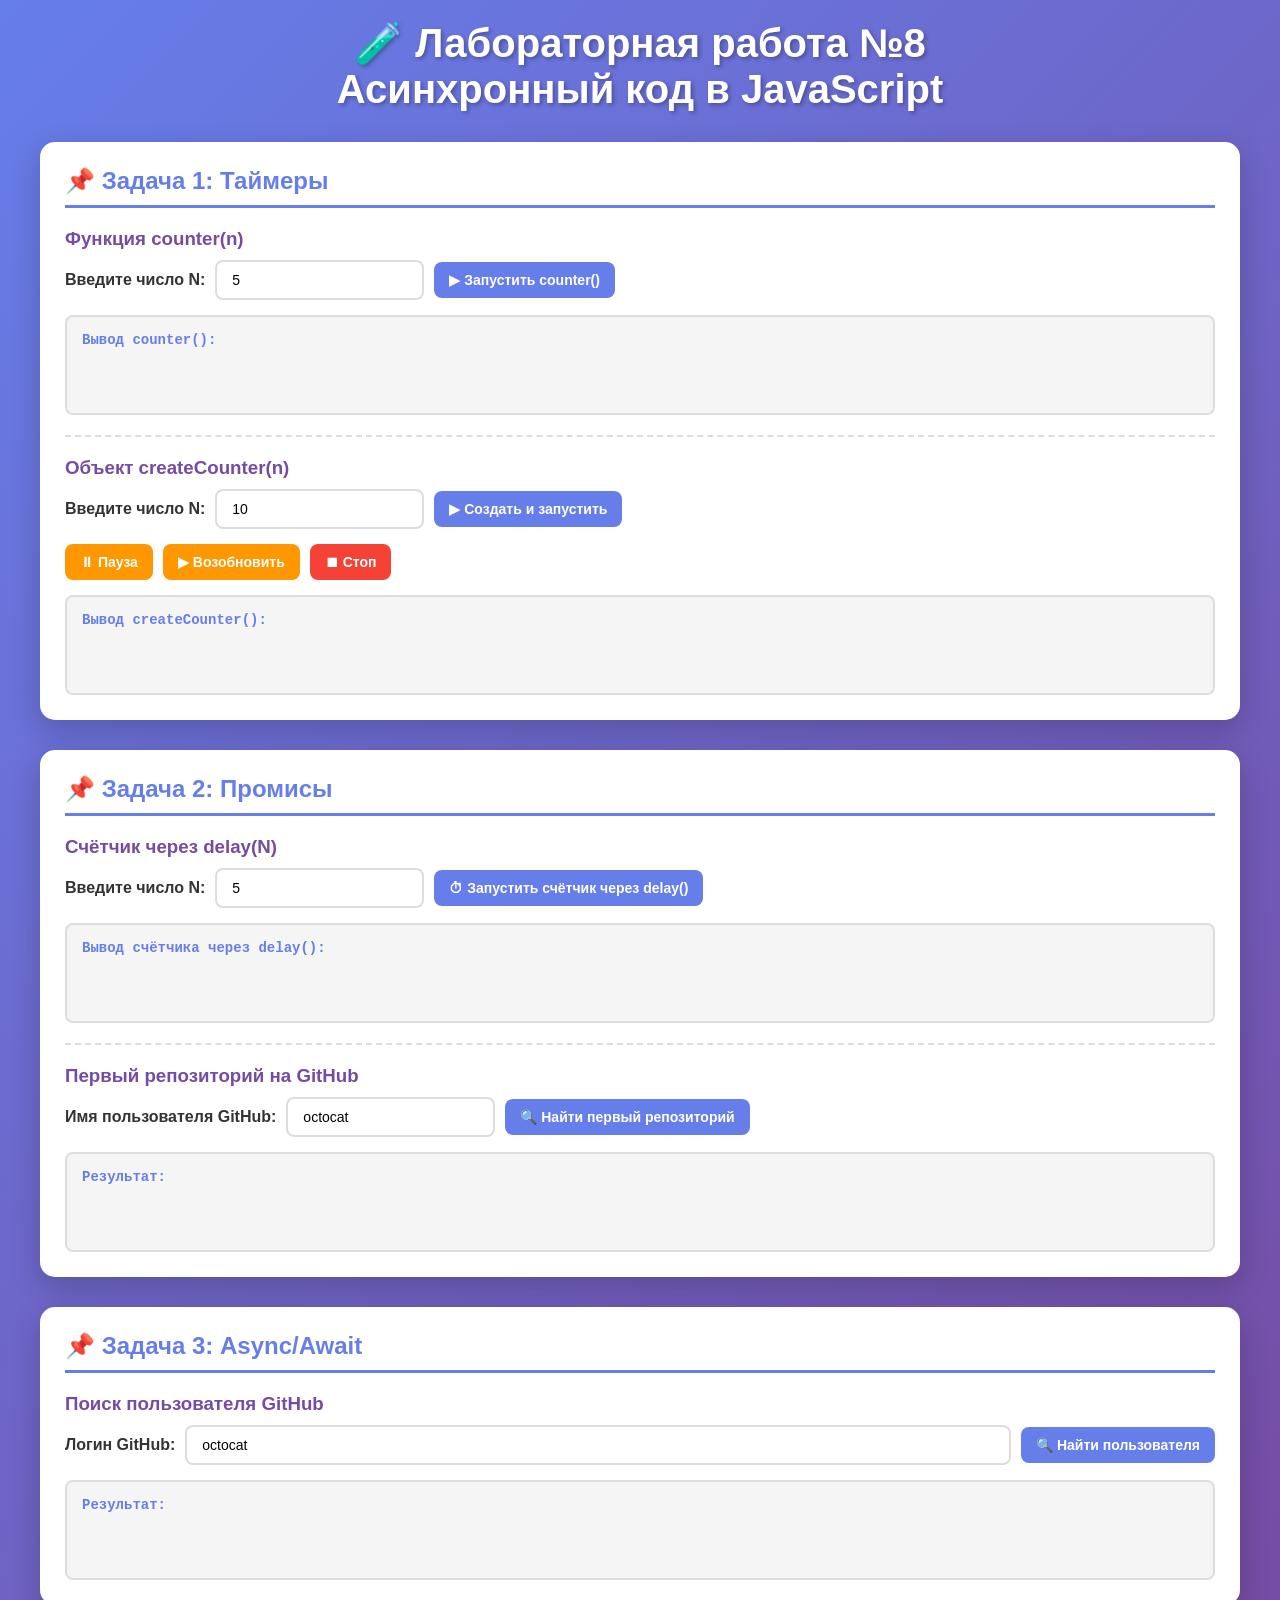
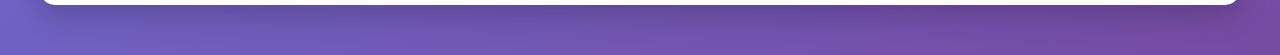
<file: lab08/index.html>
<!DOCTYPE html>
<html lang="ru">
<head>
    <meta charset="UTF-8">
    <meta name="viewport" content="width=device-width, initial-scale=1.0">
    <title>Лабораторная работа №8 - Асинхронный код в JavaScript</title>
    <style>
        * {
            margin: 0;
            padding: 0;
            box-sizing: border-box;
        }

        body {
            font-family: 'Segoe UI', Tahoma, Geneva, Verdana, sans-serif;
            background: linear-gradient(135deg, #667eea 0%, #764ba2 100%);
            min-height: 100vh;
            padding: 20px;
        }

        .container {
            max-width: 1200px;
            margin: 0 auto;
        }

        h1 {
            text-align: center;
            color: white;
            margin-bottom: 30px;
            font-size: 2.5em;
            text-shadow: 2px 2px 4px rgba(0,0,0,0.3);
        }

        .task {
            background: white;
            border-radius: 15px;
            padding: 25px;
            margin-bottom: 30px;
            box-shadow: 0 10px 30px rgba(0,0,0,0.2);
            transition: transform 0.3s;
        }

        .task:hover {
            transform: translateY(-5px);
        }

        .task h2 {
            color: #667eea;
            margin-bottom: 20px;
            border-bottom: 3px solid #667eea;
            padding-bottom: 10px;
        }

        .task h3 {
            color: #764ba2;
            margin: 15px 0 10px 0;
        }

        .input-group {
            margin-bottom: 15px;
            display: flex;
            gap: 10px;
            align-items: center;
            flex-wrap: wrap;
        }

        .input-group label {
            font-weight: bold;
            color: #333;
            min-width: 100px;
        }

        input, button {
            padding: 10px 15px;
            border: 2px solid #ddd;
            border-radius: 8px;
            font-size: 14px;
            transition: all 0.3s;
        }

        input:focus {
            outline: none;
            border-color: #667eea;
        }

        button {
            background: #667eea;
            color: white;
            border: none;
            cursor: pointer;
            font-weight: bold;
        }

        button:hover {
            background: #764ba2;
            transform: scale(1.05);
        }

        button:active {
            transform: scale(0.95);
        }

        .btn-group {
            display: flex;
            gap: 10px;
            flex-wrap: wrap;
            margin: 10px 0;
        }

        .btn-pause {
            background: #ff9800;
        }

        .btn-pause:hover {
            background: #f57c00;
        }

        .btn-stop {
            background: #f44336;
        }

        .btn-stop:hover {
            background: #d32f2f;
        }

        .output {
            background: #f5f5f5;
            border: 2px solid #ddd;
            border-radius: 8px;
            padding: 15px;
            margin-top: 15px;
            min-height: 100px;
            max-height: 300px;
            overflow-y: auto;
            font-family: 'Courier New', monospace;
            font-size: 14px;
        }

        .output h4 {
            color: #667eea;
            margin-bottom: 10px;
        }

        .output-content {
            white-space: pre-wrap;
            word-wrap: break-word;
        }

        .status {
            color: #4caf50;
            font-weight: bold;
            margin-top: 10px;
        }

        .error {
            color: #f44336;
        }

        hr {
            margin: 20px 0;
            border: none;
            border-top: 2px dashed #ddd;
        }
    </style>
</head>
<body>
    <div class="container">
        <h1>🧪 Лабораторная работа №8<br>Асинхронный код в JavaScript</h1>

        <!-- Задача 1: Таймеры -->
        <div class="task">
            <h2>📌 Задача 1: Таймеры</h2>
            
            <h3>Функция counter(n)</h3>
            <div class="input-group">
                <label>Введите число N:</label>
                <input type="number" id="counterN" value="5" min="0">
                <button onclick="runCounter()">▶ Запустить counter()</button>
            </div>
            <div id="counterOutput1" class="output">
                <h4>Вывод counter():</h4>
                <div class="output-content" id="counterOutputContent1"></div>
            </div>

            <hr>

            <h3>Объект createCounter(n)</h3>
            <div class="input-group">
                <label>Введите число N:</label>
                <input type="number" id="counterValue" value="10" min="0">
                <button onclick="createAndStart()">▶ Создать и запустить</button>
            </div>
            <div class="btn-group">
                <button onclick="pauseCounter()" class="btn-pause" id="pauseBtn" disabled>⏸ Пауза</button>
                <button onclick="resumeCounter()" class="btn-pause" id="resumeBtn" disabled>▶ Возобновить</button>
                <button onclick="stopCounter()" class="btn-stop" id="stopBtn" disabled>⏹ Стоп</button>
            </div>
            <div id="counterOutput2" class="output">
                <h4>Вывод createCounter():</h4>
                <div class="output-content" id="counterOutputContent2"></div>
                <div id="counterStatus" class="status"></div>
            </div>
        </div>

        <!-- Задача 2: Промисы -->
        <div class="task">
            <h2>📌 Задача 2: Промисы</h2>
            
            <h3>Счётчик через delay(N)</h3>
            <div class="input-group">
                <label>Введите число N:</label>
                <input type="number" id="delayCounterN" value="5" min="0">
                <button onclick="runDelayCounter()">⏱ Запустить счётчик через delay()</button>
            </div>
            <div id="delayCounterOutput" class="output">
                <h4>Вывод счётчика через delay():</h4>
                <div class="output-content" id="delayCounterOutputContent"></div>
            </div>

            <hr>

            <h3>Первый репозиторий на GitHub</h3>
            <div class="input-group">
                <label>Имя пользователя GitHub:</label>
                <input type="text" id="githubUsername" value="octocat" placeholder="например: octocat, facebook, google">
                <button onclick="getFirstRepo()">🔍 Найти первый репозиторий</button>
            </div>
            <div id="githubOutput" class="output">
                <h4>Результат:</h4>
                <div class="output-content" id="githubOutputContent"></div>
            </div>
        </div>

    <!-- Задача 3: Async/Await -->
    <div class="task">
        <h2>📌 Задача 3: Async/Await</h2>
        <h3>Поиск пользователя GitHub</h3>
        
        <div class="input-group">
            <label>Логин GitHub:</label>
            <input type="text" id="githubLogin" value="octocat" style="flex:1;">
            <button onclick="searchGithubUser()">🔍 Найти пользователя</button>
        </div>
        
        <div id="asyncOutput" class="output">
            <h4>Результат:</h4>
            <div class="output-content" id="asyncOutputContent"></div>
        </div>
    </div>

    <script src="lab08.js"></script>
</body>
</html>
</file>
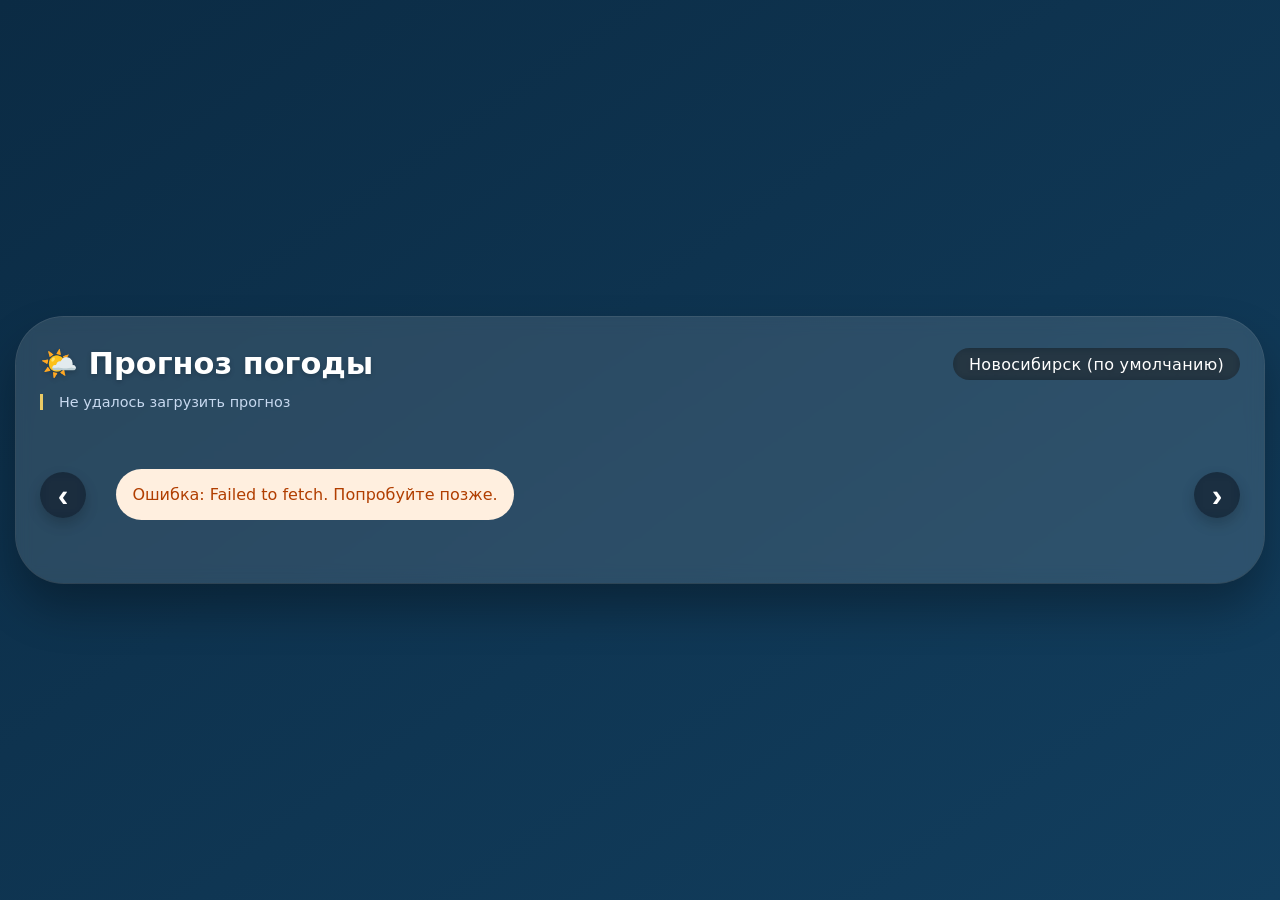
<file: lab10/index.html>
<!DOCTYPE html>
<html lang="ru">
<head>
    <meta charset="UTF-8">
    <meta name="viewport" content="width=device-width, initial-scale=1.0, user-scalable=yes">
    <title>Погодная карусель | Прогноз на 7 дней</title>
    <link rel="stylesheet" href="styles.css">
</head>
<body>
    <div class="weather-app" id="weatherApp">
        <h1>
            🌤️ Прогноз погоды
            <span class="location-badge" id="locationLabel"> Определяем город...</span>
        </h1>
        <div class="sub" id="subMessage">7 дней в карусели | стрелки для навигации</div>

        <div class="carousel-wrapper">
            <button class="carousel-btn" id="prevBtn" aria-label="Назад">‹</button>
            <div class="carousel-viewport" id="carouselViewport">
                <div class="carousel-items" id="carouselItems">
                    <div class="loader"> Загрузка данных погоды...</div>
                </div>
            </div>
            <button class="carousel-btn" id="nextBtn" aria-label="Вперед">›</button>
        </div>
    </div>

    <script src="script.js"></script>
</body>
</html>
</file>
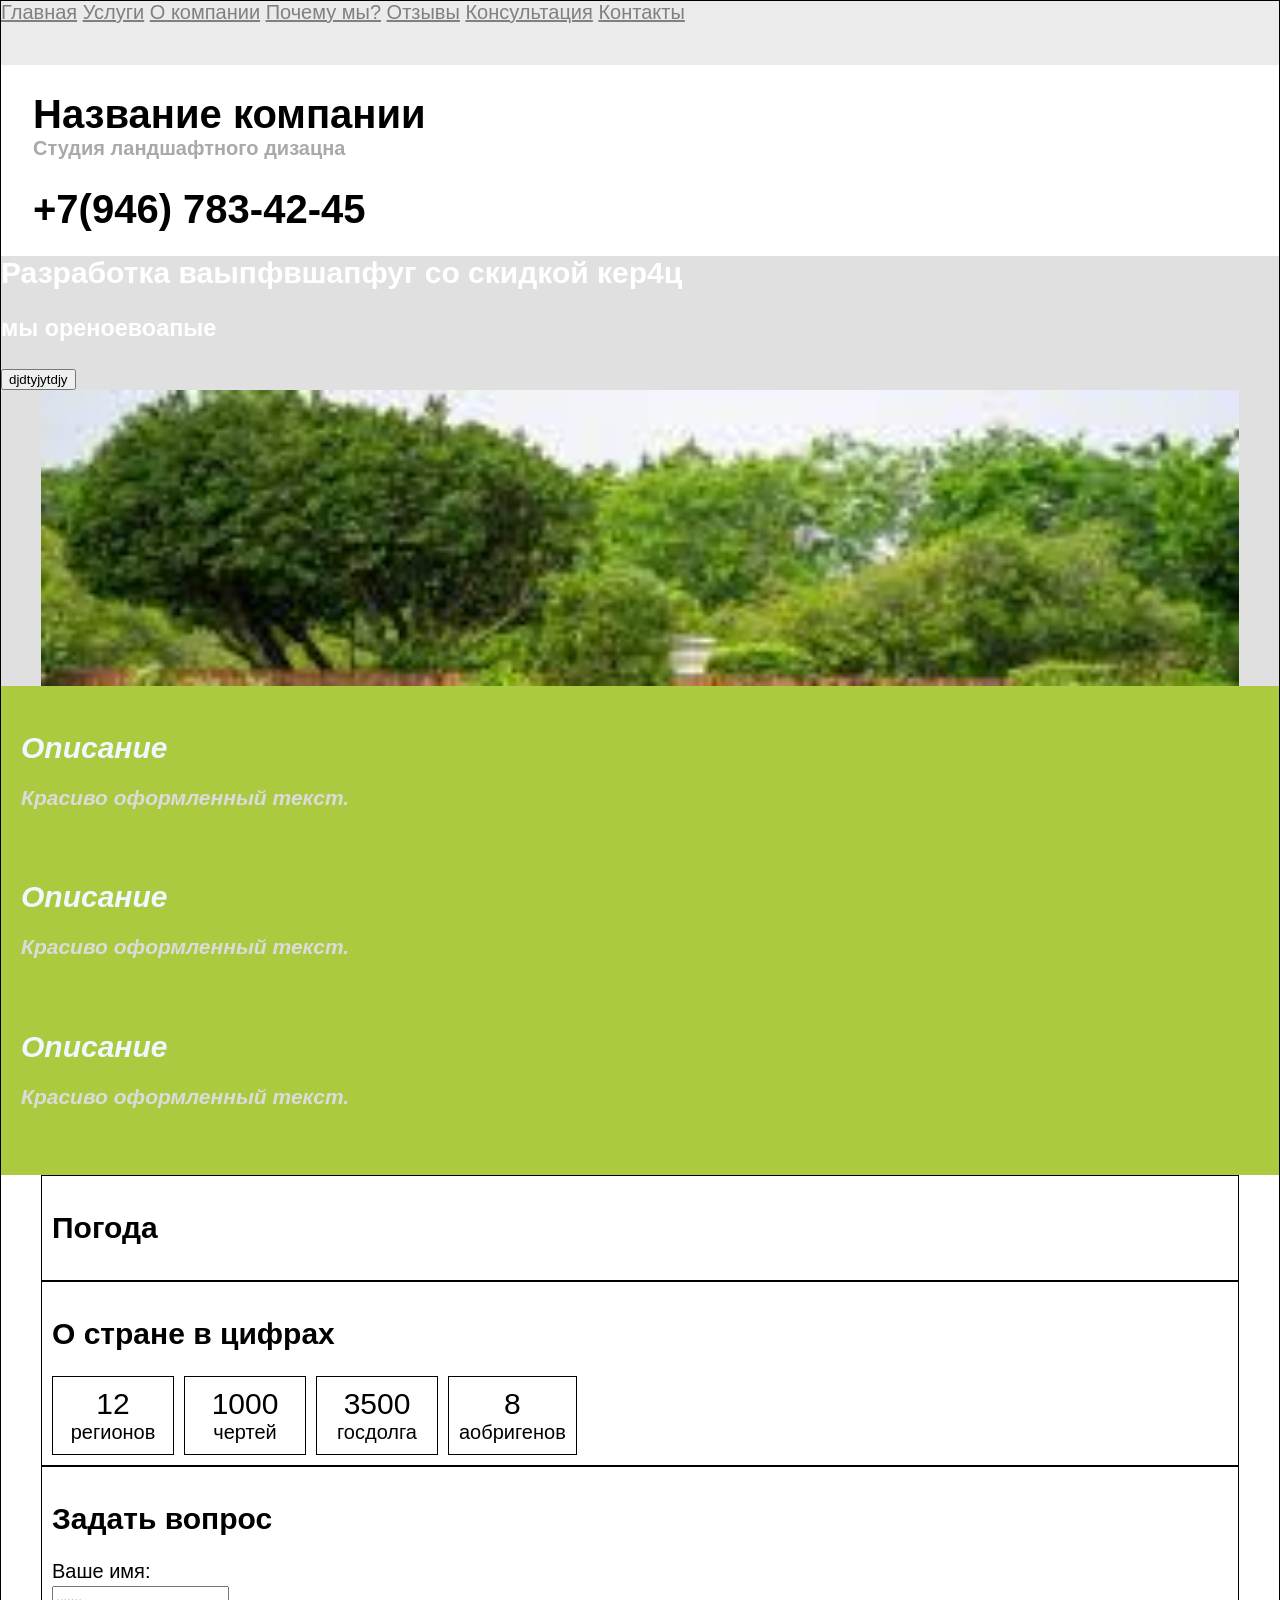
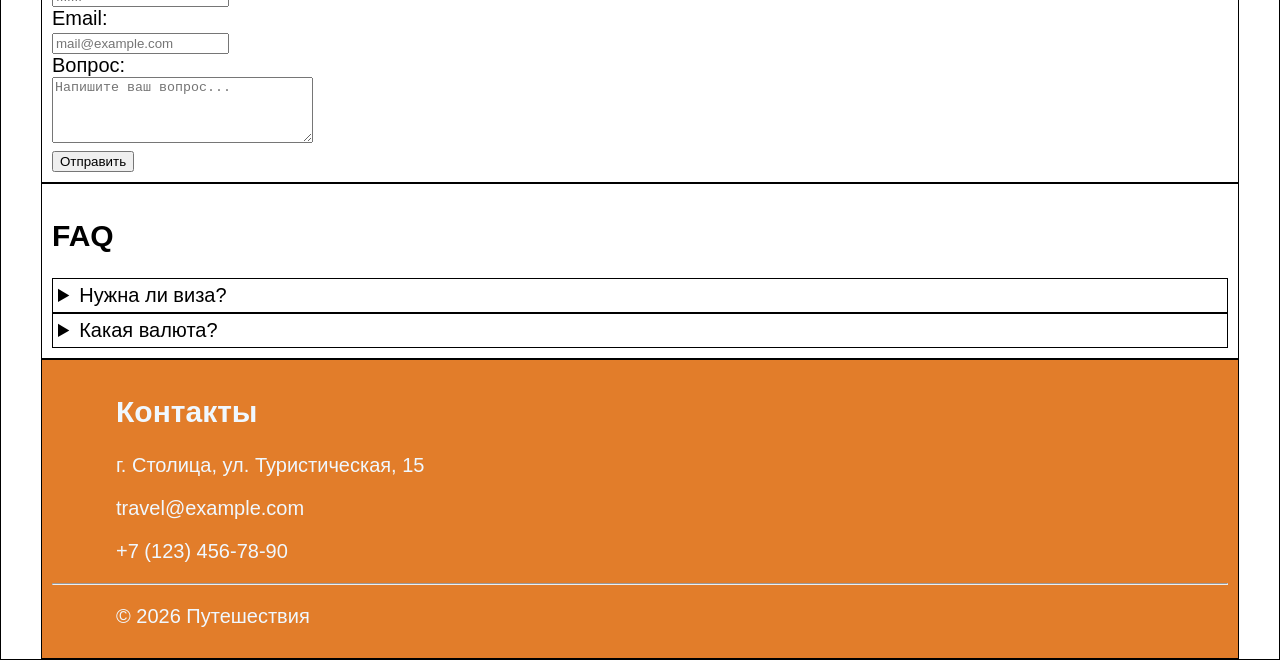
<file: proverochnaya1/index.html>
<!DOCTYPE html>
<html lang="ru">
<head>
    <title>cfqn</title>
    <meta charset="UTF-8">
     <link rel="stylesheet" type="text/css" href="1.css">
</head>

<body>

    <div style="border:1px solid black" > 

            <div class="myNavigation">
                <a class="myNavItem" href="#image">Главная</a>
                <a class="myNavItem" href="#desc">Услуги</a>
                <a class="myNavItem" href="#weather">О компании</a>
                <a class="myNavItem" href="#stats">Почему мы?</a>
                <a class="myNavItem" href="#form">Отзывы</a>
                <a class="myNavItem" href="#faq">Консультация</a>
                <a class="myNavItem" href="#contacts">Контакты</a>
            </div>

            <div class="myHeader">
                <h1 class="myHeaderMain">Название компании
                    <h2 class="myHeaderSub">Студия ландшафтного дизацна</h2>
                </h1>
                <h1 class="myHeaderMain">+7(946) 783-42-45
                </h1>

            </div>

        
        <div class="mainPage" id="image" >
            <h2>Разработка ваыпфвшапфуг со скидкой кер4ц
                <h3>мы ореноевоапые</h3>
                <button> djdtyjytdjy</button>
            </h2>
            <div class="myImg" id="image" style="padding: 20px; margin: 0 40px;">
                
            </div>
        </div>

        <!-- DESC -->
        <div class="description"id="desc" style="padding: 20px; font-style: italic;">

        <div class="mydescItem">
            <h2 class="mydescMain"> Описание 
                <p class="mydescSub">Красиво оформленный текст.</p>
            </h2>
        </div>

        <div class="mydescItem">
            <h2 class="mydescMain"> Описание 
                <p class="mydescSub">Красиво оформленный текст.</p>
            </h2>
        </div>

        <div class="mydescItem">
            <h2 class="mydescMain"> Описание 
                <p class="mydescSub">Красиво оформленный текст.</p>
            </h2>
        </div>
            
        </div>

        <!-- WEATHER -->
        <div id="weather" style="border:1px solid black; padding:10px; margin: 0 40px;">
            <h2>Погода</h2>
            
        </div>

        <!-- STATS -->
        <div id="stats" style="border:1px solid black; padding:10px;  margin: 0 40px;">
            <h2>О стране в цифрах</h2>
            <div style="display:flex; gap:10px; flex-wrap:wrap;">
                <div style="border:1px solid black; padding:10px; min-width:100px; text-align:center;">
                    <span style="font-size:30px;">12</span><br>регионов
                </div>
                <div style="border:1px solid black; padding:10px; min-width:100px; text-align:center;">
                    <span style="font-size:30px;">1000</span><br>чертей
                </div>
                <div style="border:1px solid black; padding:10px; min-width:100px; text-align:center;">
                    <span style="font-size:30px;">3500</span><br> госдолга
                </div>
                <div style="border:1px solid black; padding:10px; min-width:100px; text-align:center;">
                    <span style="font-size:30px;">8</span><br> аобригенов
                </div>
            </div>
        </div>

        <!-- FORM -->
        <div id="form" style="border:1px solid black; padding:10px; margin: 0 40px;">
            <h2>Задать вопрос</h2>
                <div>
                    <label>Ваше имя:</label><br>
                    <input type="text" placeholder="......." required>
                </div>
                <div>
                    <label>Email:</label><br>
                    <input type="email" placeholder="mail@example.com" required>
                </div>
                <div>
                    <label>Вопрос:</label><br>
                    <textarea placeholder="Напишите ваш вопрос..." rows="4" cols="30"></textarea>
                </div>
                <button>Отправить</button>
        </div>

        <!-- FAQ -->
        <div id="faq" style="border:1px solid black; padding:10px; margin: 0 40px;">
            <h2>FAQ</h2>

            <details style="border:1px solid black; padding:5px;">
                <summary>Нужна ли виза?</summary>
                <p>Если вы едете от себя — возможно, потребуется справка от психиатра</p>
            </details>
            <details style="border:1px solid black; padding:5px;">
                <summary>Какая валюта?</summary>
                <p> Местная.</p>
            </details>
        </div>

        <!-- CONTACTS -->
        <footer class="myFooter" id="contacts" style="border:1px solid black; padding:10px; margin: 0 40px;">
            <h2 class="myFooterText">Контакты</h2>
            <div>
                <p class="myFooterText"> г. Столица, ул. Туристическая, 15</p>
                <p class="myFooterText"> travel@example.com</p>
                <p class="myFooterText"> +7 (123) 456-78-90</p>
            </div>
            
            <hr>
            <p class="myFooterText">© 2026 Путешествия</p>
        </footer>

    </div>

</body>
</html>
</file>
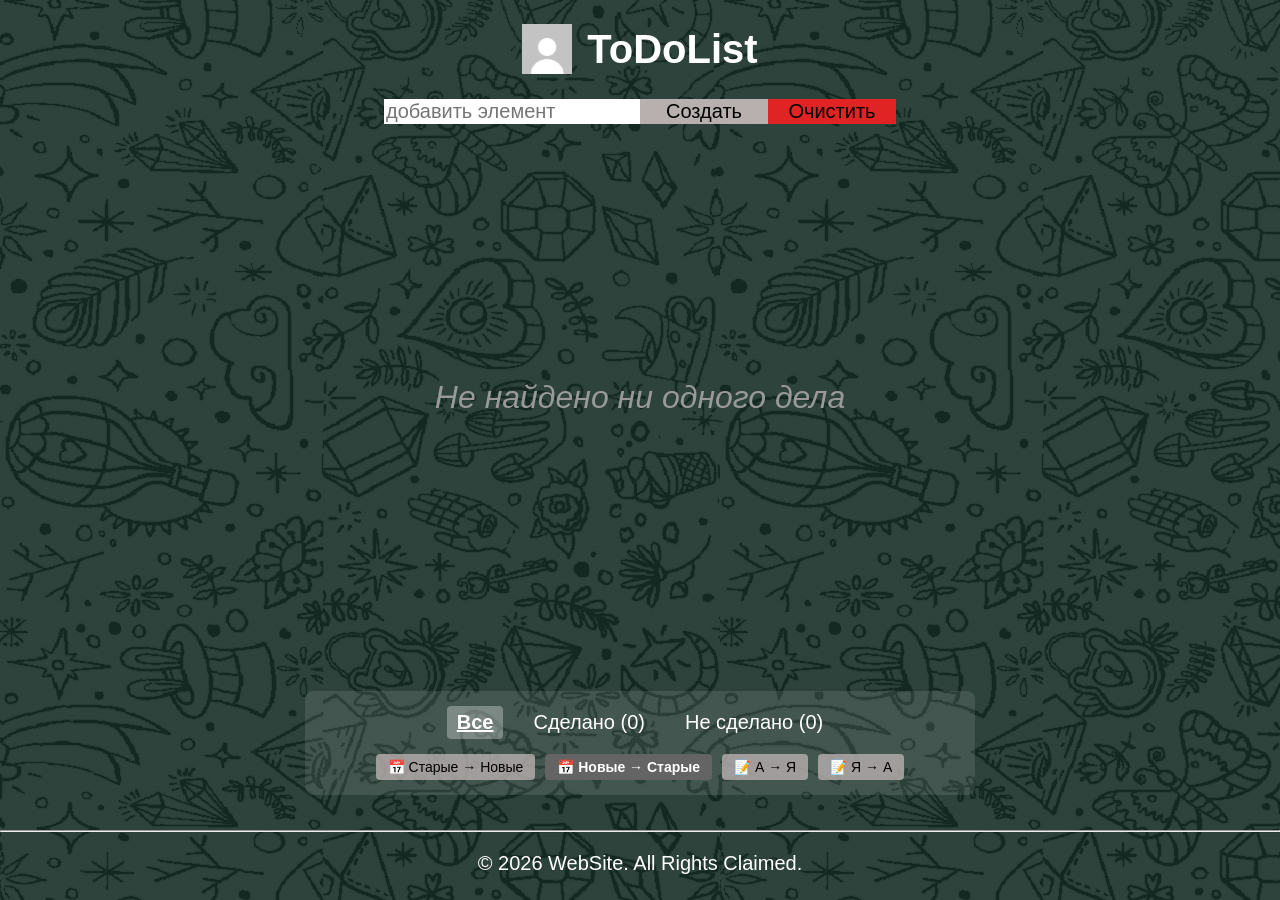
<file: lab00/1.html>
<!DOCTYPE html>
<html lang="ru">
    <head>
        <link rel="icon" href="DefaultUser.jpg">
        <link rel="stylesheet" type="text/css" href="1.css">
        <title>ToDo List</title>
        <meta charset="UTF-8">
    </head>
    <body>
        <main>
            <div class="Header">
                <div class="Header-icon"></div>
                <div class="Header-text">
                    <h1>ToDoList</h1>
                </div>
            </div>
            
            <div class="MyInput">
                <input type="text" id="taskInput" placeholder="добавить элемент"/>
                <button id="createButton">Создать</button>
                <button id="clearButton">Очистить</button>
            </div>

            <!-- Список задач -->
            <ol data-placeholder="Не найдено ни одного дела" id="todoList"></ol>

            <!-- Панель фильтрации и сортировки (ПОД списком) -->
            <div class="filter-panel">
                <div class="filter-links">
                    <a href="#" data-filter="all" class="filter-link active">Все</a>
                    <a href="#" data-filter="completed" class="filter-link">Сделано (<span id="completedCount">0</span>)</a>
                    <a href="#" data-filter="active" class="filter-link">Не сделано (<span id="activeCount">0</span>)</a>
                </div>
                <div class="sort-buttons">
                    <button data-sort="date-asc" class="sort-btn">📅 Старые → Новые</button>
                    <button data-sort="date-desc" class="sort-btn active">📅 Новые → Старые</button>
                    <button data-sort="name-asc" class="sort-btn">📝 А → Я</button>
                    <button data-sort="name-desc" class="sort-btn">📝 Я → А</button>
                </div>
            </div>
        </main>

        <footer class="site-footer">
            <hr>
            <p>&copy; 2026 WebSite. All Rights Claimed.</p>
        </footer>

        <script src="script.js"></script>
    </body>
</html>
</file>
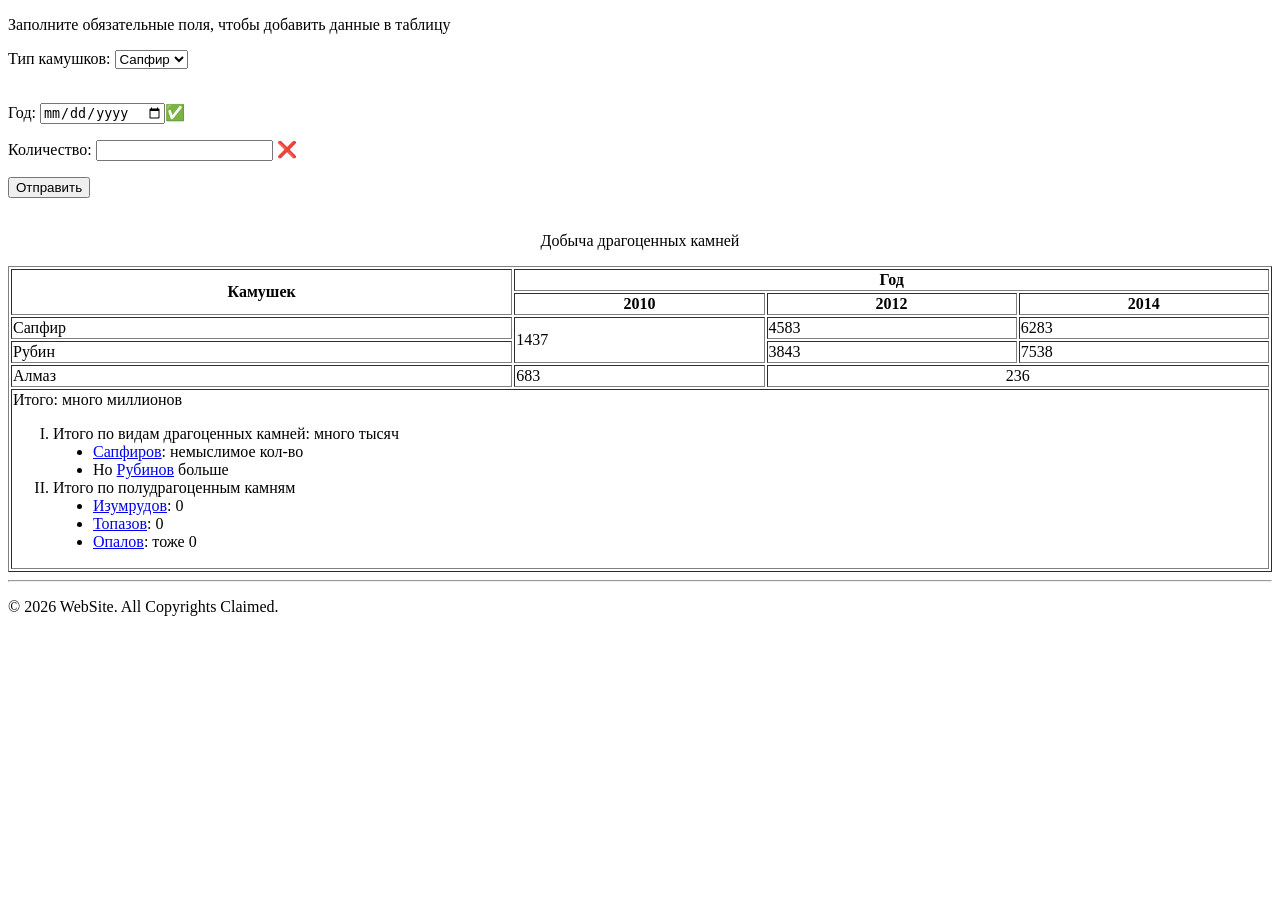
<file: lab02/1.html>
<!DOCTYPE html>
<html lang="ru">
    <head>
        <title>WebsiteTitle</title>
        <meta charset="UTF-8">
    </head>
    <body>

        <p> Заполните обязательные поля, чтобы добавить данные в таблицу<br></p>
        <p> Тип камушков: <select>
            <option>Сапфир</option>
            <option>Рубин</option>
            <option>Алмаз</option>
        </select>
        </p>
        
        <p><br>Год: <input type="date" />✅</p>
        
        <p>Количество: <input type="number"> ❌</p>

        <button>Отправить</button>

        <p align="center"><br>Добыча драгоценных камней</p>

        <table border="1" width="100%">

            <tr>
                <th colspan="1" rowspan="2">Камушек</th>
                <th colspan="3">Год</th>
            </tr>    
            <tr>
                <th colspan="1"> 2010 </th>
                <th colspan="1"> 2012 </th>
                <th colspan="1"> 2014 </th>
            </tr>  
            <tr>
                <td colspan="1"> Сапфир </td>
                <td colspan="1" rowspan="2"> 1437 </td>
                <td colspan="1" rowspan="1"> 4583 </td>
                <td colspan="1" rowspan="1"> 6283 </td>
            </tr>  
            <tr>
                <td colspan="1"> Рубин </td>
                <td colspan="1" rowspan="1"> 3843 </td>
                <td colspan="1" rowspan="1"> 7538 </td>
            </tr>  
            <tr>
                <td colspan="1"> Алмаз </td>
                <td colspan="1" rowspan="1"> 683 </td>
                <td colspan="2" rowspan="1" align="center"> 236 </td>
            </tr>  
            <tr>
                <td colspan="4"> Итого: много миллионов <br> 
                <ol type="I">

                    <li>Итого по видам драгоценных камней: много тысяч</li>
                        <ul type="disc">
                            <li> <a href="https://www.google.com/search?q=%D1%81%D0%B0%D0%BF%D1%84%D0%B8%D1%80">Сапфиров</a>: немыслимое кол-во</li>
                            <li> Но <a href="https://www.google.com/search?q=%D1%80%D1%83%D0%B1%D0%B8%D0%BD">Рубинов</a> больше</li>
                        </ul>

                    <li>Итого по полудрагоценным камням</li>
                        <ul type="disc">
                            <li> <a href="https://www.google.com/search?q=%D0%B8%D0%B7%D1%83%D0%BC%D1%80%D1%83%D0%B4">Изумрудов</a>: 0</li>
                            <li> <a href="https://www.google.com/search?q=%D1%82%D0%BE%D0%BF%D0%B0%D0%B7">Топазов</a>: 0</li>
                            <li> <a href="https://www.google.com/search?q=%D0%BE%D0%BF%D0%B0%D0%BB">Опалов</a>: тоже 0</li>
                        </ul>
                </ol>
            </td>
            </tr>  
        </table>
    </body>

    
    <footer>
        <hr> <!-- This creates the horizontal line -->
        <p>&copy; 2026 WebSite. All Copyrights Claimed.</p>
    </footer>
</html>
</file>
<file: lab10/styles.css>
* {
    margin: 0;
    padding: 0;
    box-sizing: border-box;
}

body {
    background: linear-gradient(145deg, #0b2b44 0%, #123e5e 100%);
    font-family: 'Segoe UI', 'Roboto', 'Inter', system-ui, -apple-system, sans-serif;
    min-height: 100vh;
    display: flex;
    justify-content: center;
    align-items: center;
    padding: 2rem 1rem;
}

.weather-app {
    max-width: 1300px;
    width: 100%;
    background: rgba(255, 255, 255, 0.12);
    backdrop-filter: blur(8px);
    border-radius: 3rem;
    padding: 1.8rem 1.5rem 2rem 1.5rem;
    box-shadow: 0 25px 45px rgba(0, 0, 0, 0.3), 0 0 0 1px rgba(255, 255, 255, 0.2);
    transition: all 0.2s ease;
}

h1 {
    font-size: 1.9rem;
    font-weight: 600;
    color: white;
    text-shadow: 0 2px 5px rgba(0, 0, 0, 0.2);
    display: flex;
    align-items: center;
    gap: 0.6rem;
    flex-wrap: wrap;
    justify-content: space-between;
    margin-bottom: 0.75rem;
}

.location-badge {
    background: rgba(0, 0, 0, 0.45);
    backdrop-filter: blur(4px);
    font-size: 1rem;
    font-weight: 400;
    padding: 0.4rem 1rem;
    border-radius: 60px;
    letter-spacing: 0.3px;
    display: inline-flex;
    align-items: center;
    gap: 0.4rem;
}

.sub {
    color: #d9e9ff;
    margin-bottom: 1.8rem;
    border-left: 3px solid #ffd966;
    padding-left: 1rem;
    font-weight: 400;
    font-size: 0.9rem;
    opacity: 0.9;
}

.carousel-wrapper {
    position: relative;
    display: flex;
    align-items: center;
    gap: 0.5rem;
    margin-top: 1rem;
}

.carousel-btn {
    background: rgba(10, 25, 40, 0.7);
    backdrop-filter: blur(6px);
    border: none;
    width: 46px;
    height: 46px;
    border-radius: 60px;
    display: flex;
    align-items: center;
    justify-content: center;
    cursor: pointer;
    transition: all 0.2s;
    box-shadow: 0 6px 14px rgba(0, 0, 0, 0.2);
    z-index: 5;
    color: white;
    font-size: 2rem;
    font-weight: bold;
    line-height: 1;
    user-select: none;
}

.carousel-btn:hover {
    background: #ffb347;
    transform: scale(1.03);
    box-shadow: 0 8px 18px rgba(0, 0, 0, 0.3);
}

.carousel-btn:active {
    transform: scale(0.96);
}

.carousel-viewport {
    flex: 1;
    overflow-x: auto;
    scroll-behavior: smooth;
    border-radius: 2rem;
    padding: 0.4rem 0.2rem;
    scrollbar-width: thin;
    scrollbar-color: #ffb55a #2b5e7a;
}

.carousel-viewport::-webkit-scrollbar {
    height: 6px;
}
.carousel-viewport::-webkit-scrollbar-track {
    background: #1d4b66;
    border-radius: 10px;
}
.carousel-viewport::-webkit-scrollbar-thumb {
    background: #ffb55a;
    border-radius: 10px;
}

.carousel-items {
    display: flex;
    gap: 1.2rem;
    padding: 0.5rem 0.2rem;
}

.forecast-card {
    background: rgba(255, 255, 255, 0.94);
    backdrop-filter: blur(2px);
    border-radius: 2rem;
    min-width: 210px;
    width: 210px;
    padding: 1.2rem 0.8rem;
    text-align: center;
    box-shadow: 0 15px 30px rgba(0, 0, 0, 0.2);
    transition: transform 0.2s, box-shadow 0.2s;
    color: #1e2f3e;
    display: flex;
    flex-direction: column;
    gap: 0.5rem;
    cursor: default;
}

.forecast-card:hover {
    transform: translateY(-5px);
    box-shadow: 0 20px 30px rgba(0, 0, 0, 0.25);
    background: #ffffff;
}

.weekday {
    font-size: 1.3rem;
    font-weight: 700;
    letter-spacing: -0.3px;
    color: #003153;
}

.date {
    font-size: 0.8rem;
    color: #406e8e;
    font-weight: 500;
    border-bottom: 1px dashed #cbdbe6;
    display: inline-block;
    padding-bottom: 5px;
    margin-bottom: 0.2rem;
}

.weather-icon {
    font-size: 3rem;
    margin: 0.3rem 0;
}

.temp-range {
    font-weight: 700;
    font-size: 1.3rem;
    background: #eef2fb;
    padding: 0.2rem 0.5rem;
    border-radius: 50px;
    display: inline-block;
    width: fit-content;
    margin: 0 auto;
}

.temp-max {
    color: #c7451b;
}

.temp-min {
    color: #2c6e9e;
    margin-left: 0.3rem;
}

.weather-desc {
    font-size: 0.85rem;
    font-weight: 600;
    background: #ecf3fa;
    padding: 0.2rem 0.5rem;
    border-radius: 40px;
    display: inline-block;
    width: auto;
}

.extra-info {
    display: flex;
    justify-content: space-between;
    margin-top: 0.3rem;
    font-size: 0.75rem;
    font-weight: 500;
    background: #f8fafd;
    padding: 0.5rem 0.7rem;
    border-radius: 1.5rem;
}

.wind, .precip {
    display: flex;
    align-items: center;
    gap: 0.3rem;
}

.loader {
    text-align: center;
    padding: 3rem;
    color: white;
    font-size: 1.2rem;
    font-weight: 500;
}

.error-msg {
    background: #ffefdf;
    color: #b13e00;
    padding: 1rem;
    border-radius: 2rem;
    text-align: center;
    margin: 1rem;
}

footer {
    margin-top: 2rem;
    text-align: center;
    color: #cde5ff;
    font-size: 0.7rem;
}

@media (max-width: 680px) {
    .weather-app {
        padding: 1.2rem;
    }
    .forecast-card {
        min-width: 180px;
        width: 180px;
        padding: 1rem 0.5rem;
    }
    .temp-range {
        font-size: 1rem;
    }
    .carousel-btn {
        width: 38px;
        height: 38px;
        font-size: 1.6rem;
    }
}
</file>
<file: proverochnaya1/1.css>
body {
    /* background-color: rgb(60, 82, 75); */
    font-family: 'Gill Sans', 'Gill Sans MT', Calibri, 'Trebuchet MS', sans-serif;
    font-size: 20px;
    margin: 0;
    display: flex;  /*to allow blocks spread over all the space*/
    flex-direction: column;
}

.myNavigation
{
    background-color: rgb(235, 235, 235);
    min-height: 64px;
}

.myNavItem
{
    color: rgb(128, 128, 128);
}
.myHeader
{
    justify-content: space-between;
}
.myHeaderMain
{
    text-align: left;
    margin-bottom: 0px;
    margin-left: 32px;
    display: block;
}
.myHeaderSub
{
    font-size: 1.0em;
    color: darkgray;
    margin-top: 0px;
    
    margin-left: 32px;
}

.description
{
    background-color: rgb(172, 202, 64);
}

.mydescItem
{
    display:flex;
    flex-direction: column;
    color: aliceblue;
}

.mydescMain
{
    
}

.mydescSub
{
    font-size: 0.7em;
    color: rgb(219, 219, 219);
}
.mainPage
{
    background-color: rgb(224, 224, 224);
    color: rgb(255, 255, 255);
}

.myImg
{
    min-height: 256px;
    background-image: url(images.jpg);
    background-size: cover;
}


.myFooter
{
    background-color: rgb(226, 125, 42);
    color: aliceblue;
}

.myFooterText
{
    margin-left: 64px;
}
</file>
<file: lab00/1.css>
body {
    /* background-color: rgb(60, 82, 75); */
    background-image: url(tgvan.jpg);
    font-family: 'Gill Sans', 'Gill Sans MT', Calibri, 'Trebuchet MS', sans-serif;
    font-size: 20px;
    margin: 0;
    display: flex;  /*to allow blocks spread over all the space*/
    flex-direction: column;
}

main
{
    flex: 1 1 auto;              /* может расти и сжиматься */
    display: flex;           
    flex-direction: column;  
    min-height: 0;   

}

html, body{
    height: 100%;       /* sets for both height = available*/
}

.Header {
    color: white;
    text-align: center;
    flex-shrink: 0;               /* restrict shrink */

    display: flex;
    align-items: center;
    justify-content: center;
    gap: 15px;
}

.Header-icon {
    width: 50px;
    height: 50px;
    background-image: url(DefaultUser.jpg);
    background-size: contain;
    background-repeat: no-repeat;
    background-position: center;
    flex-shrink: 0;
}

.Header-text {
    flex-shrink: 0;
}



.MyInput{
    display: flex;
    flex-wrap: wrap;    /*to make btns newline*/
    justify-content: center;
    width: 70%;
    margin: 0px auto;
}

.MyInput input { /*textbox field*/
    border: 0;
    font-family: inherit;
    font-size: inherit;
    flex: 0 0 252px; 
}

 .MyInput button {   /*buttons of textbox */
    min-width: 90px;
    flex: 0 0 128px;
    border: 0;
    font-family: inherit;
    font-size: inherit;
}

#createButton {
    background-color: rgb(184, 175, 175);
}

#createButton:hover{
    background-color: rgb(200, 195, 195);
}

#clearButton {
    background-color: rgb(224, 35, 35);
}

#clearButton:hover {
    background-color: rgb(250, 90, 90);
}





ol {
    width: 50%;
    margin: 0 auto; 
    font-family: inherit;
    font-size: inherit;
    overflow-y: auto;
    
    /* Stretch to all availb sp */
    flex: 1 1 auto;
    min-height: 0;
    
    padding: 0; /* to align li center */
    position: relative;
    list-style-type: none;
    
    /* Для пустого списка - центрируем содержимое */
    display: flex;
    align-items: center;
    justify-content: center;
}

/* Стили для непустого списка */
ol:not(:empty) {
    display: block;
    margin: 40px auto; /* Возвращаем отступы когда есть элементы */
    flex: 0 1 auto; /* Сбрасываем растягивание */
}

ol:empty {
    min-height: 200px;
    display: flex;
    align-items: center;
    justify-content: center;
}

ol:empty::before {
    content: attr(data-placeholder);
    color: #999;
    font-style: italic;
    font-size: 32px;
    text-align: center;
    display: block;
    width: 100%;
}





ol li {
    background-color: white;
    display: flex;
    justify-content: space-between;
    align-items: center;
    padding: 8px;
    min-width: 0;  /* to allow text shrink */
}

ol li:hover {
    background-color: lightgray;
    color: rgb(71, 94, 94);
}

ol li:has(input:checked) {
    background-color: gray;
    color: white;
}






.MyLabel {
    display: flex;
    flex-direction: row;
    min-width: 0;         /* to allow text shrink */
   
}

.AllText {
    display: flex;
    flex-direction: column;
    min-width: 0;         /* For text clipping */
    flex: 1;              
    margin-right: 10px;   /* mrg from 'remove' button */
}

.MyLabel:has(input:checked) .TaskText{
    text-decoration: line-through;
}

.TaskText {
    display: block;       /* flex -> block */
    margin-left: 12px;
    
    /* TXT clip */
    white-space: nowrap;
    overflow: hidden;
    text-overflow: ellipsis;
    
}

.SubTaskText {
    font-size: 0.7em;
    color: rgb(184, 184, 184);
    white-space: nowrap;  
    margin-left: 12px;  
    
    white-space: nowrap;
    overflow: hidden;
    text-overflow: ellipsis;
}






.site-footer {
    text-align: center;
    color: white;
    flex-shrink: 1;
    min-height: none;
}

.site-footer {
    text-align: center;
    color: white;
    margin: 5px 0;
}
.LiButton {
    font-size: 1em;
    border: 0px;
    background-color: inherit;
    color: inherit;
    cursor: pointer;
}


.filter-panel {
    width: 50%;
    margin: 20px auto;
    padding: 15px;
    background: rgba(255, 255, 255, 0.1);
    border-radius: 8px;
    flex-shrink: 0;
}

.filter-links {
    display: flex;
    justify-content: center;
    gap: 20px;
    margin-bottom: 15px;
    flex-wrap: wrap;
}

.filter-link {
    color: white;
    text-decoration: none;
    padding: 5px 10px;
    border-radius: 4px;
    transition: all 0.3s;
    cursor: pointer;
}

.filter-link:hover {
    background-color: rgba(255, 255, 255, 0.2);
}

.filter-link.active {
    font-weight: bold;
    background-color: rgba(255, 255, 255, 0.3);
    text-decoration: underline;
}

.sort-buttons {
    display: flex;
    justify-content: center;
    gap: 10px;
    flex-wrap: wrap;
}

.sort-btn {
    background-color: rgba(184, 175, 175, 0.8);
    border: none;
    padding: 5px 12px;
    font-family: inherit;
    font-size: 14px;
    cursor: pointer;
    border-radius: 4px;
    transition: all 0.3s;
}

.sort-btn:hover {
    background-color: rgb(184, 175, 175);
    transform: scale(1.05);
}

.sort-btn.active {
    background-color: rgb(100, 100, 100);
    color: white;
    font-weight: bold;
}

/* Адаптивность */
@media (max-width: 768px) {
    .filter-panel, ol {
        width: 90%;
    }
    
    .sort-buttons {
        gap: 5px;
    }
    
    .sort-btn {
        font-size: 12px;
        padding: 3px 8px;
    }
}
</file>
